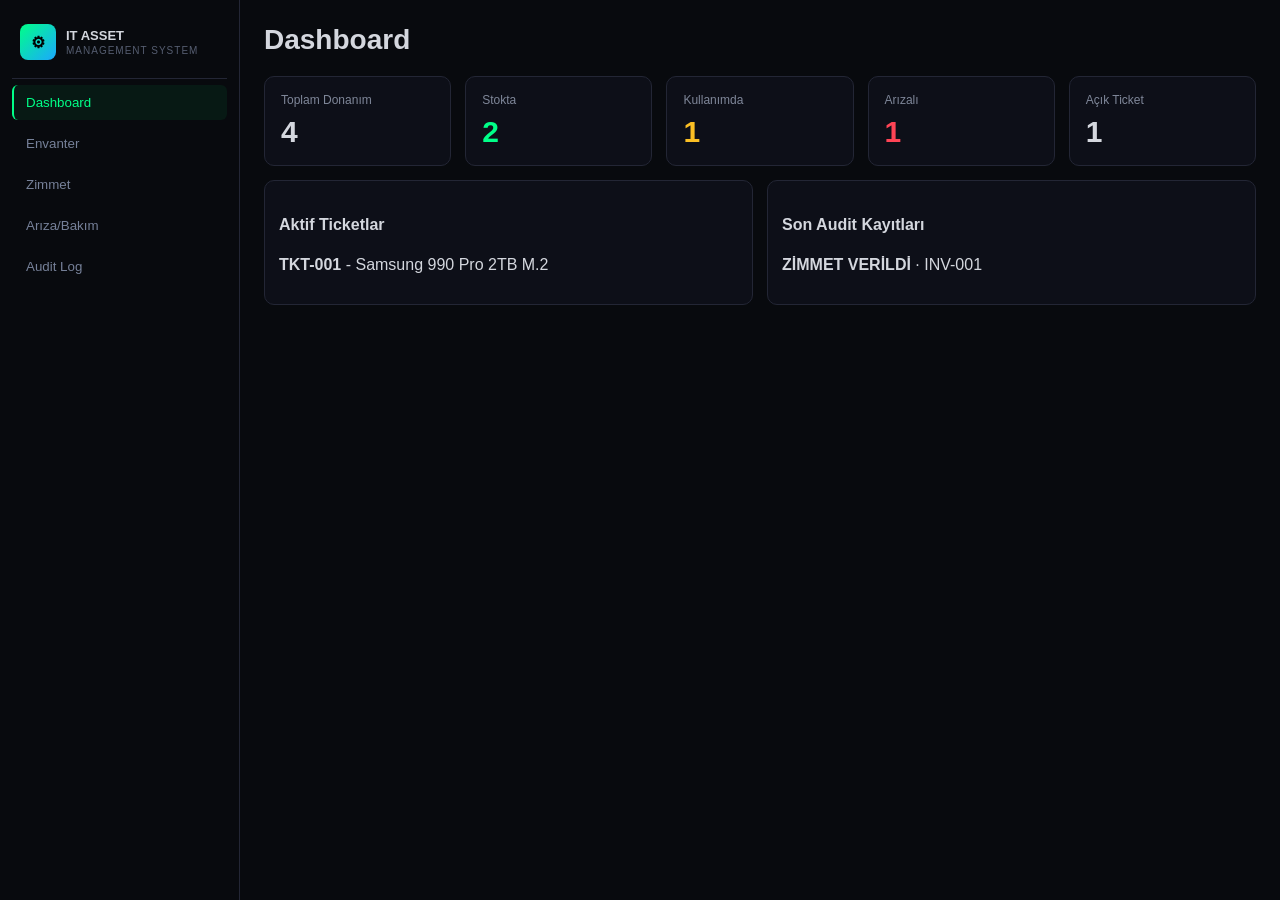
<file: index.html>
<!doctype html>
<html lang="tr">
<head>
  <meta charset="UTF-8" />
  <meta name="viewport" content="width=device-width, initial-scale=1.0" />
  <title>IT Donanım ve Envanter Yönetim Sistemi</title>
  <link rel="stylesheet" href="styles.css" />
</head>
<body>
  <aside class="sidebar">
    <div class="brand">
      <div class="logo">⚙</div>
      <div>
        <h1>IT ASSET</h1>
        <p>MANAGEMENT SYSTEM</p>
      </div>
    </div>
    <nav id="nav"></nav>
  </aside>

  <main class="main">
    <header class="topbar">
      <h2 id="pageTitle">Dashboard</h2>
      <button class="btn primary" id="topAction" hidden></button>
    </header>

    <section id="dashboard" class="page active"></section>
    <section id="inventory" class="page"></section>
    <section id="assignments" class="page"></section>
    <section id="tickets" class="page"></section>
    <section id="audit" class="page"></section>
  </main>

  <dialog id="modal">
    <form method="dialog" class="modal-head">
      <h3 id="modalTitle"></h3>
      <button class="btn ghost">✕</button>
    </form>
    <div id="modalBody"></div>
  </dialog>

  <script src="app.js"></script>
</body>
</html>
</file>
<file: styles.css>
:root {
  --bg: #080a0e;
  --panel: #0d0f18;
  --panel-2: #101522;
  --line: #232635;
  --text: #d4d7de;
  --muted: #7f8799;
  --green: #00ff88;
  --amber: #fbbf24;
  --red: #ff4455;
}
* { box-sizing: border-box; }
body {
  margin: 0;
  font-family: Inter, Segoe UI, sans-serif;
  background: var(--bg);
  color: var(--text);
  display: grid;
  grid-template-columns: 240px 1fr;
  min-height: 100vh;
}
.sidebar {
  border-right: 1px solid var(--line);
  padding: 20px 12px;
  position: sticky;
  top: 0;
  height: 100vh;
}
.brand { display: flex; gap: 10px; align-items: center; padding: 4px 8px 18px; border-bottom: 1px solid var(--line); }
.logo { width: 36px; height: 36px; border-radius: 8px; display: grid; place-items: center; background: linear-gradient(135deg, var(--green), #1ba8ff); color: #000; font-weight: 800; }
.brand h1 { margin: 0; font-size: 13px; }
.brand p { margin: 2px 0 0; color: #555d70; font-size: 10px; letter-spacing: .1em; }
.nav-btn {
  width: 100%; background: transparent; color: #768199; border: 0; border-left: 2px solid transparent;
  text-align: left; padding: 10px 12px; margin-top: 6px; border-radius: 6px; cursor: pointer;
}
.nav-btn.active { color: var(--green); border-left-color: var(--green); background: #07331f60; }
.main { padding: 24px; }
.topbar { display: flex; justify-content: space-between; align-items: center; margin-bottom: 20px; }
.topbar h2 { margin: 0; font-size: 28px; }
.page { display: none; }
.page.active { display: block; }
.grid { display: grid; gap: 14px; }
.grid.cards { grid-template-columns: repeat(auto-fit, minmax(170px, 1fr)); }
.card { background: var(--panel); border: 1px solid var(--line); border-radius: 10px; padding: 16px; }
.card .label { color: var(--muted); font-size: 12px; margin-bottom: 8px; }
.card .value { font-size: 30px; font-weight: 700; }
.panel { background: var(--panel); border: 1px solid var(--line); border-radius: 10px; padding: 14px; }
.table-wrap { overflow: auto; }
table { width: 100%; border-collapse: collapse; }
th, td { padding: 10px; border-bottom: 1px solid #202432; font-size: 13px; text-align: left; }
th { color: #7f8799; font-size: 11px; text-transform: uppercase; letter-spacing: .08em; }
input, select, textarea {
  width: 100%; background: var(--panel-2); color: var(--text); border: 1px solid var(--line);
  border-radius: 8px; padding: 9px 10px;
}
.filters { display: grid; grid-template-columns: 2fr 1fr 1fr 1fr; gap: 10px; margin-bottom: 12px; }
.btn { border: none; border-radius: 8px; padding: 9px 12px; cursor: pointer; }
.btn.primary { background: var(--green); color: #000; font-weight: 700; }
.btn.secondary { background: #2c3447; color: #e8ecf6; }
.btn.danger { background: #5a1b26; color: #ff9fad; }
.btn.ghost { background: transparent; color: #9aa4ba; }
.badge { padding: 3px 8px; border-radius: 999px; font-size: 11px; font-weight: 700; }
.badge.stock, .badge.done { color: var(--green); background: #003f2250; }
.badge.inuse, .badge.inprogress, .badge.medium { color: var(--amber); background: #4b390450; }
.badge.faulty, .badge.open, .badge.critical { color: var(--red); background: #5a162050; }
.badge.low { color: #69a6ff; background: #17335790; }
.badge.high { color: #ff9c51; background: #552d0e80; }
.split { display: grid; grid-template-columns: 1fr 1fr; gap: 14px; }
small.muted { color: #7f8799; }
dialog {
  border: 1px solid var(--line); border-radius: 12px; background: #0f1420; color: var(--text);
  width: min(680px, calc(100vw - 20px));
}
.modal-head { display: flex; justify-content: space-between; align-items: center; margin-bottom: 8px; }
.form-grid { display: grid; grid-template-columns: 1fr 1fr; gap: 10px; }
.actions { display: flex; justify-content: flex-end; gap: 8px; margin-top: 12px; }
.timeline { border-left: 1px solid #2d3242; padding-left: 12px; }
.timeline-item { margin-bottom: 10px; }
@media (max-width: 980px) {
  body { grid-template-columns: 1fr; }
  .sidebar { position: static; height: auto; }
  .filters { grid-template-columns: 1fr; }
  .split { grid-template-columns: 1fr; }
}
</file>
